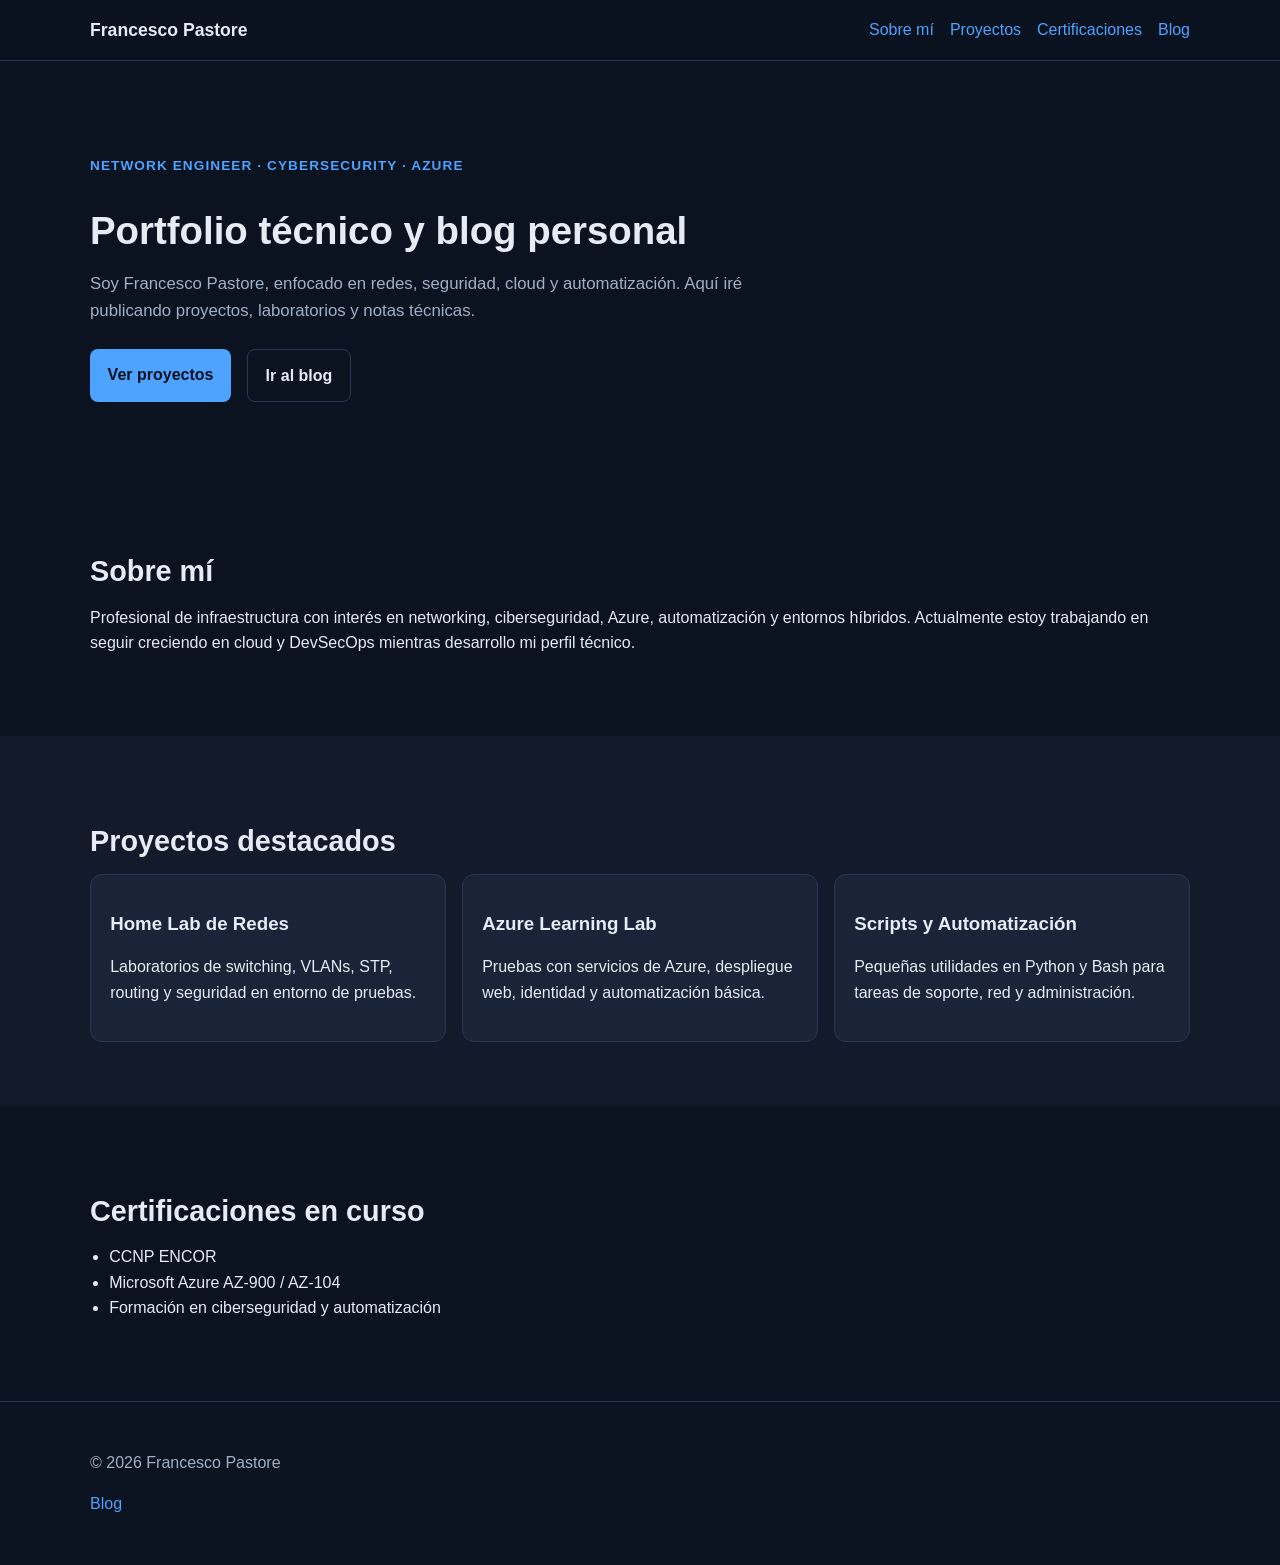
<file: index.html>
<!DOCTYPE html>
<html lang="es">
<head>
  <meta charset="UTF-8" />
  <meta name="viewport" content="width=device-width, initial-scale=1.0" />
  <title>Francesco Pastore | Portfolio Técnico</title>
  <meta name="description" content="Portfolio técnico de Francesco Pastore: redes, ciberseguridad, Azure y automatización." />
  <link rel="stylesheet" href="styles.css" />
</head>
<body>
  <header class="site-header">
    <div class="container">
      <nav class="nav">
        <a href="index.html" class="logo">Francesco Pastore</a>
        <div class="nav-links">
          <a href="#about">Sobre mí</a>
          <a href="#projects">Proyectos</a>
          <a href="#certs">Certificaciones</a>
          <a href="blog.html">Blog</a>
        </div>
      </nav>
    </div>
  </header>

  <main>
    <section class="hero">
      <div class="container">
        <p class="eyebrow">Network Engineer · Cybersecurity · Azure</p>
        <h1>Portfolio técnico y blog personal</h1>
        <p class="lead">
          Soy Francesco Pastore, enfocado en redes, seguridad, cloud y automatización.
          Aquí iré publicando proyectos, laboratorios y notas técnicas.
        </p>
        <div class="hero-actions">
          <a class="btn btn-primary" href="#projects">Ver proyectos</a>
          <a class="btn btn-secondary" href="blog.html">Ir al blog</a>
        </div>
      </div>
    </section>

    <section id="about" class="section">
      <div class="container">
        <h2>Sobre mí</h2>
        <p>
          Profesional de infraestructura con interés en networking, ciberseguridad,
          Azure, automatización y entornos híbridos. Actualmente estoy trabajando en
          seguir creciendo en cloud y DevSecOps mientras desarrollo mi perfil técnico.
        </p>
      </div>
    </section>

   

    <section id="projects" class="section section-alt">
      <div class="container">
        <h2>Proyectos destacados</h2>
        <div class="cards">
          <article class="card">
            <h3>Home Lab de Redes</h3>
            <p>Laboratorios de switching, VLANs, STP, routing y seguridad en entorno de pruebas.</p>
          </article>

          <article class="card">
            <h3>Azure Learning Lab</h3>
            <p>Pruebas con servicios de Azure, despliegue web, identidad y automatización básica.</p>
          </article>

          <article class="card">
            <h3>Scripts y Automatización</h3>
            <p>Pequeñas utilidades en Python y Bash para tareas de soporte, red y administración.</p>
          </article>
        </div>
      </div>
    </section>

    <section id="certs" class="section">
      <div class="container">
        <h2>Certificaciones en curso</h2>
        <ul class="simple-list">
          <li>CCNP ENCOR</li>
          <li>Microsoft Azure AZ-900 / AZ-104</li>
          <li>Formación en ciberseguridad y automatización</li>
        </ul>
      </div>
    </section>
  </main>

  <footer class="site-footer">
    <div class="container">
      <p>© 2026 Francesco Pastore</p>
      <p>
        <a href="blog.html">Blog</a>
      </p>
    </div>
  </footer>

  <script src="script.js"></script>
</body>
</html>
</file>
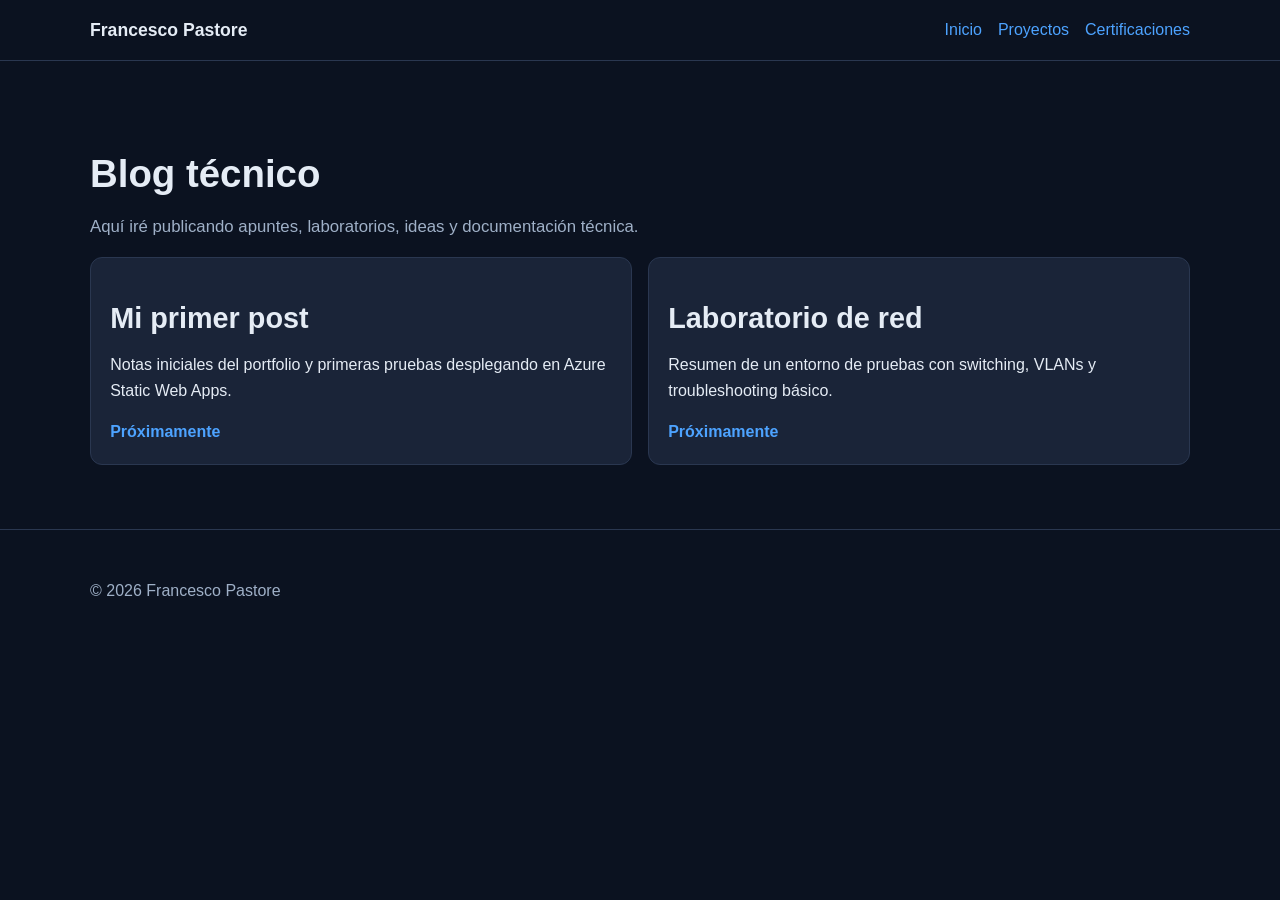
<file: blog.html>
<!DOCTYPE html>
<html lang="es">
<head>
  <meta charset="UTF-8" />
  <meta name="viewport" content="width=device-width, initial-scale=1.0" />
  <title>Blog | Francesco Pastore</title>
  <meta name="description" content="Blog técnico de Francesco Pastore sobre redes, Azure, seguridad y automatización." />
  <link rel="stylesheet" href="styles.css" />
</head>
<body>
  <header class="site-header">
    <div class="container">
      <nav class="nav">
        <a href="index.html" class="logo">Francesco Pastore</a>
        <div class="nav-links">
          <a href="index.html">Inicio</a>
          <a href="index.html#projects">Proyectos</a>
          <a href="index.html#certs">Certificaciones</a>
        </div>
      </nav>
    </div>
  </header>

  <main class="section">
    <div class="container">
      <h1>Blog técnico</h1>
      <p class="lead">
        Aquí iré publicando apuntes, laboratorios, ideas y documentación técnica.
      </p>

      <div class="cards">
        <article class="card">
          <h2>Mi primer post</h2>
          <p>Notas iniciales del portfolio y primeras pruebas desplegando en Azure Static Web Apps.</p>
          <a class="text-link" href="#">Próximamente</a>
        </article>

        <article class="card">
          <h2>Laboratorio de red</h2>
          <p>Resumen de un entorno de pruebas con switching, VLANs y troubleshooting básico.</p>
          <a class="text-link" href="#">Próximamente</a>
        </article>
      </div>
    </div>
  </main>

  <footer class="site-footer">
    <div class="container">
      <p>© 2026 Francesco Pastore</p>
    </div>
  </footer>

  <script src="script.js"></script>
</body>
</html>
</file>
<file: styles.css>
:root {
  --bg: #0b1220;
  --surface: #121a2b;
  --surface-2: #1a2438;
  --text: #e5ecf5;
  --muted: #9fb0c7;
  --primary: #4da3ff;
  --border: #2a3750;
  --container: 1100px;
}

* {
  box-sizing: border-box;
}

html {
  scroll-behavior: smooth;
}

body {
  margin: 0;
  font-family: Arial, sans-serif;
  background: var(--bg);
  color: var(--text);
  line-height: 1.6;
}

a {
  color: var(--primary);
  text-decoration: none;
}

a:hover {
  text-decoration: underline;
}

.container {
  width: min(92%, var(--container));
  margin: 0 auto;
}

.site-header {
  border-bottom: 1px solid var(--border);
  background: rgba(11, 18, 32, 0.95);
  position: sticky;
  top: 0;
}

.nav {
  display: flex;
  justify-content: space-between;
  align-items: center;
  padding: 1rem 0;
  gap: 1rem;
}

.logo {
  color: var(--text);
  font-weight: bold;
  font-size: 1.1rem;
}

.nav-links {
  display: flex;
  gap: 1rem;
  flex-wrap: wrap;
}

.hero {
  padding: 5rem 0 4rem;
}

.eyebrow {
  color: var(--primary);
  font-weight: bold;
  text-transform: uppercase;
  letter-spacing: 0.08em;
  font-size: 0.85rem;
}

h1, h2, h3 {
  line-height: 1.2;
}

h1 {
  font-size: 2.4rem;
  margin-bottom: 1rem;
}

h2 {
  font-size: 1.8rem;
  margin-bottom: 1rem;
}

.lead {
  max-width: 700px;
  color: var(--muted);
  font-size: 1.05rem;
}

.section {
  padding: 4rem 0;
}

.section-alt {
  background: var(--surface);
}

.cards {
  display: grid;
  grid-template-columns: repeat(auto-fit, minmax(240px, 1fr));
  gap: 1rem;
}

.card {
  background: var(--surface-2);
  border: 1px solid var(--border);
  padding: 1.2rem;
  border-radius: 12px;
}

.simple-list {
  padding-left: 1.2rem;
}

.hero-actions {
  margin-top: 1.5rem;
  display: flex;
  gap: 1rem;
  flex-wrap: wrap;
}

.btn {
  display: inline-block;
  padding: 0.8rem 1.1rem;
  border-radius: 8px;
  font-weight: bold;
}

.btn-primary {
  background: var(--primary);
  color: #08111f;
}

.btn-secondary {
  border: 1px solid var(--border);
  color: var(--text);
  background: transparent;
}

.site-footer {
  border-top: 1px solid var(--border);
  padding: 2rem 0;
  color: var(--muted);
}

.text-link {
  font-weight: bold;
}

@media (max-width: 700px) {
  .nav {
    flex-direction: column;
    align-items: flex-start;
  }

  h1 {
    font-size: 2rem;
  }

  h2 {
    font-size: 1.5rem;
  }
}
</file>
